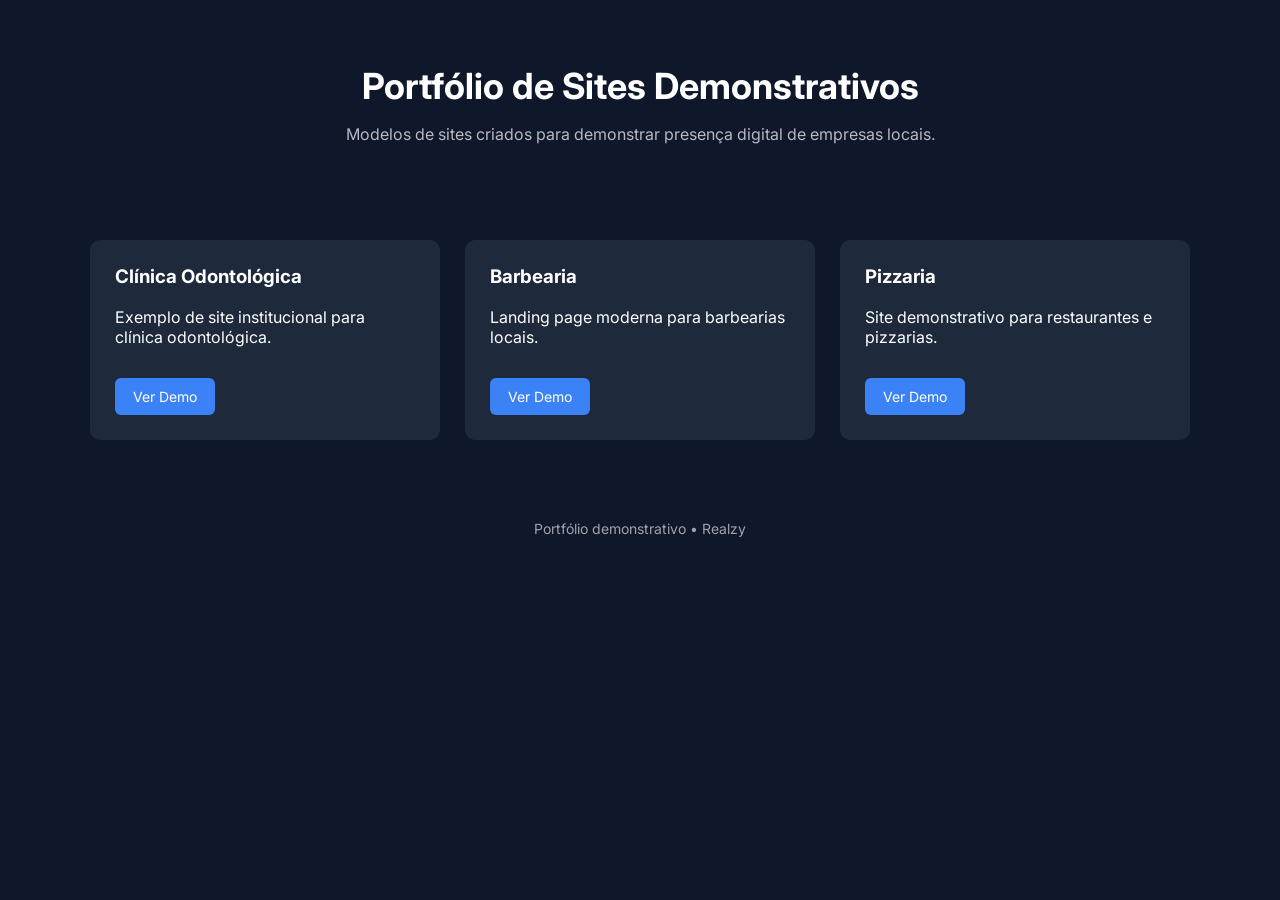
<file: index.html>
<!DOCTYPE html>
<html lang="pt-br">
<head>

<meta charset="UTF-8">
<meta name="viewport" content="width=device-width, initial-scale=1">

<title>Portfólio de Sites Demonstrativos</title>

<link href="https://fonts.googleapis.com/css2?family=Inter:wght@300;400;600&display=swap" rel="stylesheet">

<style>

body{
font-family:Inter, sans-serif;
background:#0f172a;
color:#fff;
margin:0;
}

header{
padding:40px 20px;
text-align:center;
}

header h1{
font-size:36px;
margin-bottom:10px;
}

header p{
opacity:.7;
}

.container{
max-width:1100px;
margin:auto;
padding:40px 20px;
}

.grid{
display:grid;
grid-template-columns:repeat(auto-fit,minmax(260px,1fr));
gap:25px;
}

.card{
background:#1e293b;
border-radius:10px;
padding:25px;
transition:.3s;
}

.card:hover{
transform:translateY(-5px);
background:#334155;
}

.card h3{
margin-top:0;
}

.btn{
display:inline-block;
margin-top:15px;
padding:10px 18px;
background:#3b82f6;
color:#fff;
text-decoration:none;
border-radius:6px;
font-size:14px;
}

footer{
text-align:center;
padding:40px;
opacity:.6;
font-size:14px;
}

</style>

</head>

<body>

<header>

<h1>Portfólio de Sites Demonstrativos</h1>

<p>
Modelos de sites criados para demonstrar presença digital de empresas locais.
</p>

</header>

<div class="container">

<div class="grid">

<div class="card">
<h3>Clínica Odontológica</h3>
<p>Exemplo de site institucional para clínica odontológica.</p>
<a class="btn" href="sites/t1/" target="_blank">Ver Demo</a>
</div>

<div class="card">
<h3>Barbearia</h3>
<p>Landing page moderna para barbearias locais.</p>
<a class="btn" href="sites/barbearia-demo/" target="_blank">Ver Demo</a>
</div>

<div class="card">
<h3>Pizzaria</h3>
<p>Site demonstrativo para restaurantes e pizzarias.</p>
<a class="btn" href="sites/pizzaria-demo/" target="_blank">Ver Demo</a>
</div>

</div>

</div>

<footer>

Portfólio demonstrativo • Realzy

</footer>

</body>
</html>
</file>
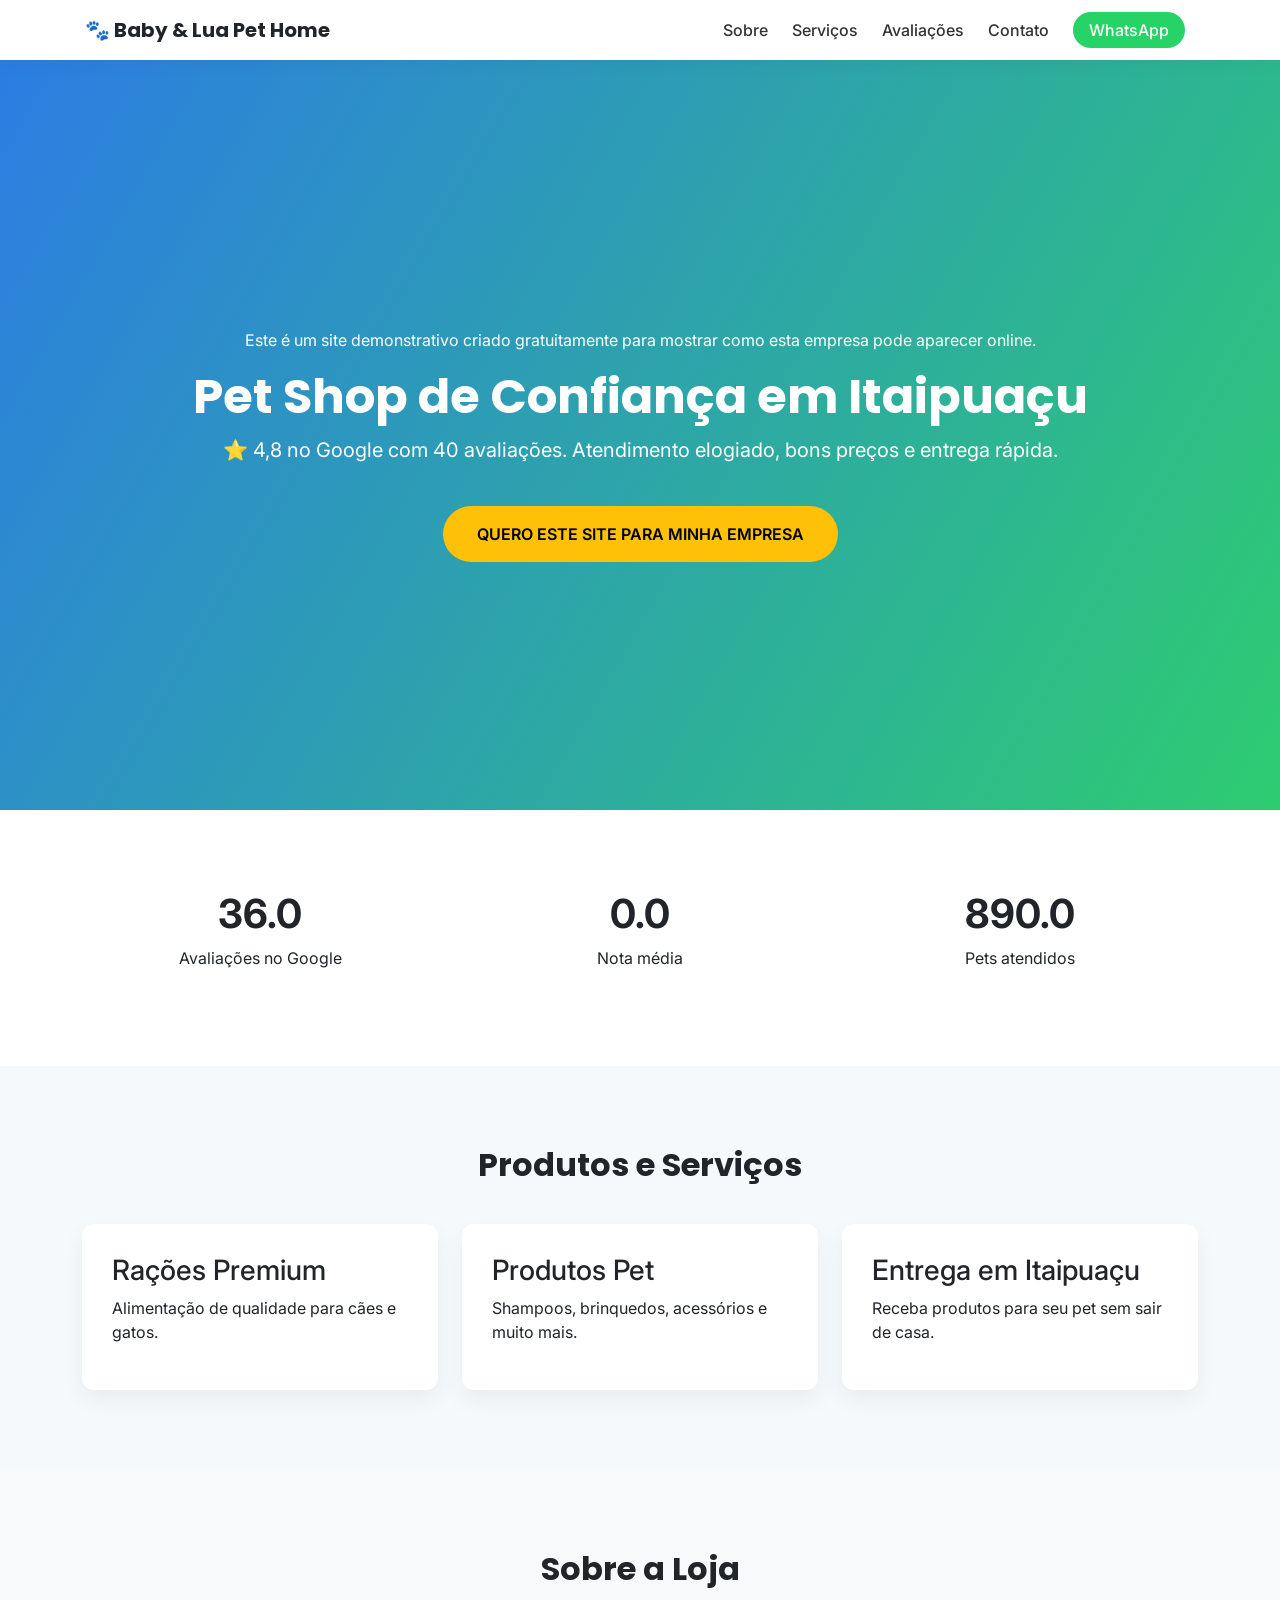
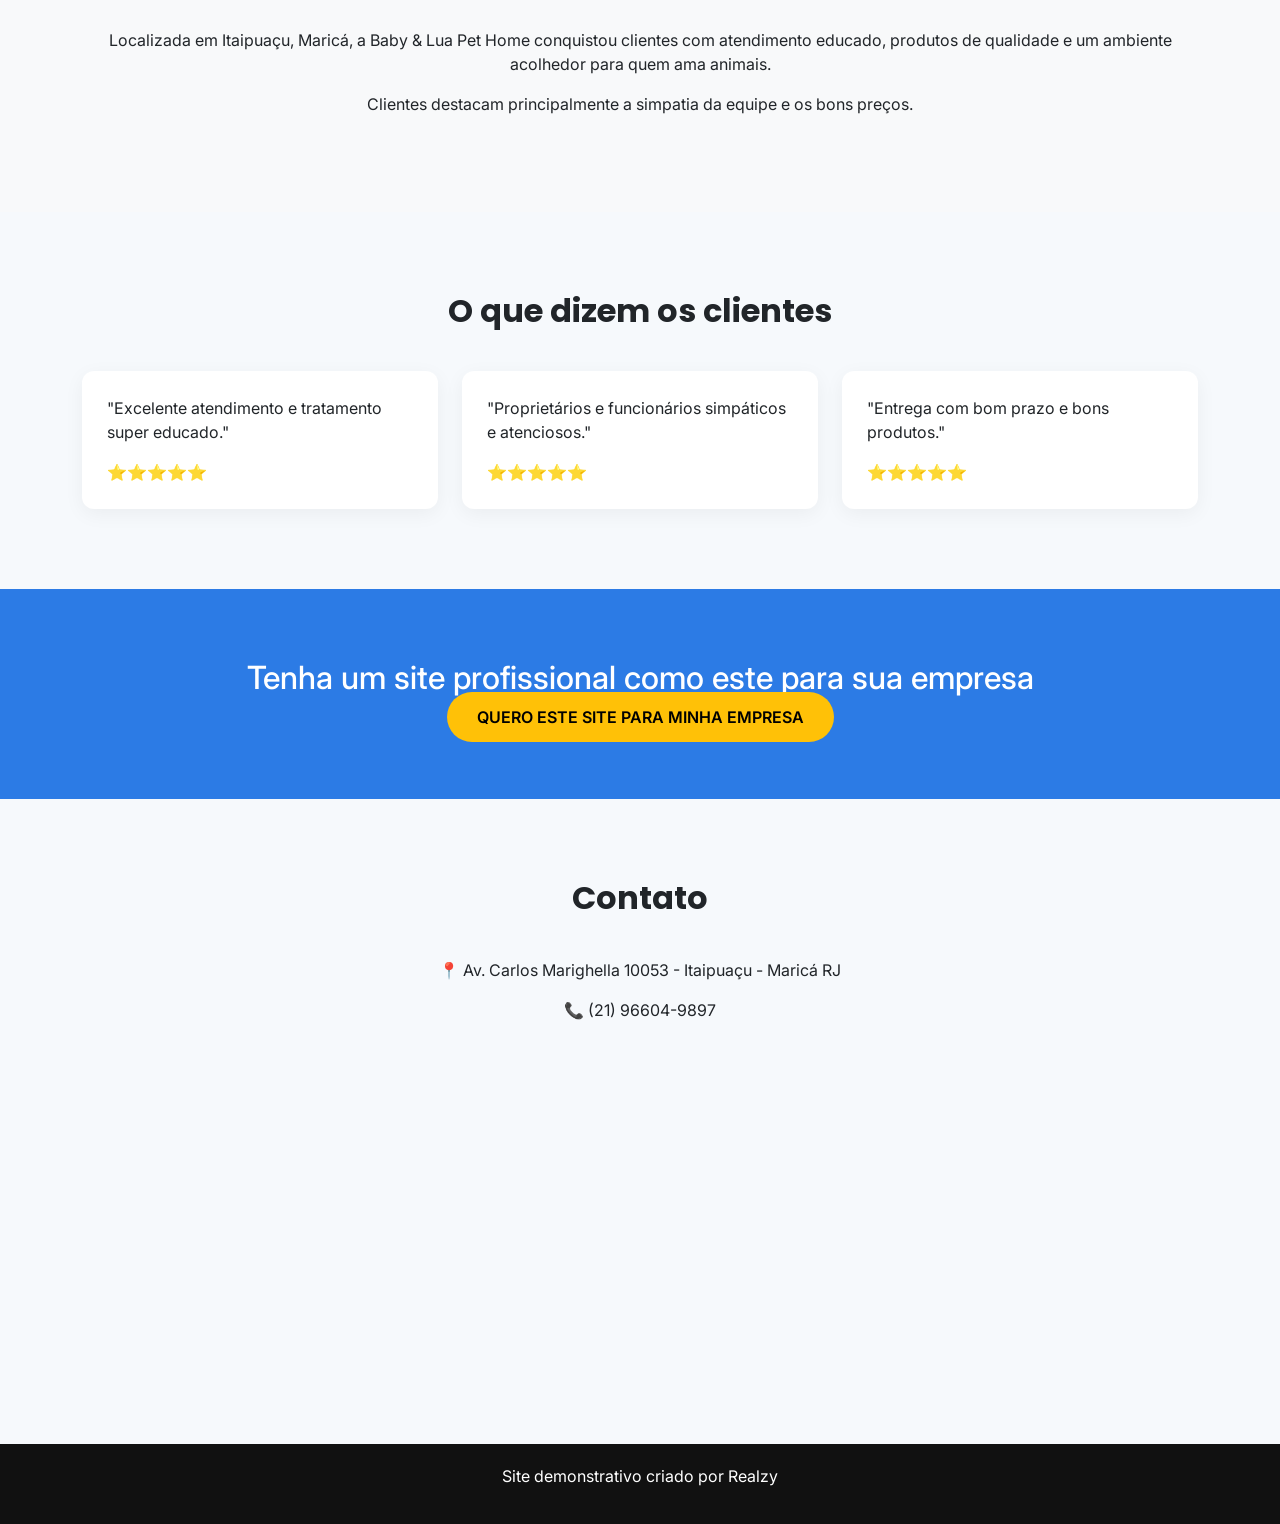
<file: baby-lua-pet-home/index.html>
<!DOCTYPE html>
<html lang="pt-br">
<head>
<meta charset="UTF-8">
<meta name="viewport" content="width=device-width, initial-scale=1.0">

<title>Pet Shop em Itaipuaçu Maricá | Baby & Lua Pet Home</title>

<meta name="description" content="Baby & Lua Pet Home é referência em pet shop em Itaipuaçu Maricá RJ. Produtos para cães e gatos, atendimento elogiado e entrega rápida.">

<link href="https://cdn.jsdelivr.net/npm/bootstrap@5.3.2/dist/css/bootstrap.min.css" rel="stylesheet">

<link href="https://fonts.googleapis.com/css2?family=Poppins:wght@400;600;700&family=Inter:wght@300;400;500&display=swap" rel="stylesheet">

<link rel="stylesheet" href="assets/css/style.css">

</head>

<body>

<header class="header">
<div class="container header-inner">

<div class="logo">
🐾 Baby & Lua Pet Home
</div>

<nav>
<a href="#sobre">Sobre</a>
<a href="#servicos">Serviços</a>
<a href="#avaliacoes">Avaliações</a>
<a href="#contato">Contato</a>

<a class="btn-whatsapp" href="https://wa.me/5521966049897">
WhatsApp
</a>
</nav>

</div>
</header>

<section class="hero">

<div class="overlay"></div>

<div class="container hero-content">

<p class="demo">
Este é um site demonstrativo criado gratuitamente para mostrar como esta empresa pode aparecer online.
</p>

<h1>
Pet Shop de Confiança em Itaipuaçu
</h1>

<p class="hero-sub">
⭐ 4,8 no Google com 40 avaliações.
Atendimento elogiado, bons preços e entrega rápida.
</p>

<a class="cta-main" href="https://wa.me/5521966049897">
QUERO ESTE SITE PARA MINHA EMPRESA
</a>

</div>

</section>

<section class="stats">

<div class="container">

<div class="row text-center">

<div class="col-md-4 stat">
<h2 class="counter" data-target="40">0</h2>
<p>Avaliações no Google</p>
</div>

<div class="col-md-4 stat">
<h2 class="counter" data-target="4.8">0</h2>
<p>Nota média</p>
</div>

<div class="col-md-4 stat">
<h2 class="counter" data-target="1000">0</h2>
<p>Pets atendidos</p>
</div>

</div>

</div>

</section>

<section id="servicos" class="servicos">

<div class="container">

<h2 class="section-title">
Produtos e Serviços
</h2>

<div class="row">

<div class="col-md-4">
<div class="service-card">
<h3>Rações Premium</h3>
<p>Alimentação de qualidade para cães e gatos.</p>
</div>
</div>

<div class="col-md-4">
<div class="service-card">
<h3>Produtos Pet</h3>
<p>Shampoos, brinquedos, acessórios e muito mais.</p>
</div>
</div>

<div class="col-md-4">
<div class="service-card">
<h3>Entrega em Itaipuaçu</h3>
<p>Receba produtos para seu pet sem sair de casa.</p>
</div>
</div>

</div>

</div>

</section>

<section id="sobre" class="sobre">

<div class="container">

<h2 class="section-title">Sobre a Loja</h2>

<p>
Localizada em Itaipuaçu, Maricá, a Baby & Lua Pet Home conquistou clientes
com atendimento educado, produtos de qualidade e um ambiente acolhedor
para quem ama animais.
</p>

<p>
Clientes destacam principalmente a simpatia da equipe e os bons preços.
</p>

</div>

</section>

<section id="avaliacoes" class="avaliacoes">

<div class="container">

<h2 class="section-title">
O que dizem os clientes
</h2>

<div class="row">

<div class="col-md-4">
<div class="review">
<p>
"Excelente atendimento e tratamento super educado."
</p>
<span>⭐⭐⭐⭐⭐</span>
</div>
</div>

<div class="col-md-4">
<div class="review">
<p>
"Proprietários e funcionários simpáticos e atenciosos."
</p>
<span>⭐⭐⭐⭐⭐</span>
</div>
</div>

<div class="col-md-4">
<div class="review">
<p>
"Entrega com bom prazo e bons produtos."
</p>
<span>⭐⭐⭐⭐⭐</span>
</div>
</div>

</div>

</div>

</section>

<section class="cta-section">

<h2>
Tenha um site profissional como este para sua empresa
</h2>

<a href="https://wa.me/5521966049897">
QUERO ESTE SITE PARA MINHA EMPRESA
</a>

</section>

<section id="contato" class="contato">

<div class="container">

<h2 class="section-title">
Contato
</h2>

<p>📍 Av. Carlos Marighella 10053 - Itaipuaçu - Maricá RJ</p>
<p>📞 (21) 96604-9897</p>

<iframe src="https://maps.google.com/maps?q=Av%20Carlos%20Marighella%2010053%20Itaipuaçu&t=&z=15&ie=UTF8&iwloc=&output=embed"></iframe>

</div>

</section>

<footer>

<p>
Site demonstrativo criado por Realzy
</p>

</footer>

<script src="assets/js/script.js"></script>

</body>
</html>
</file>
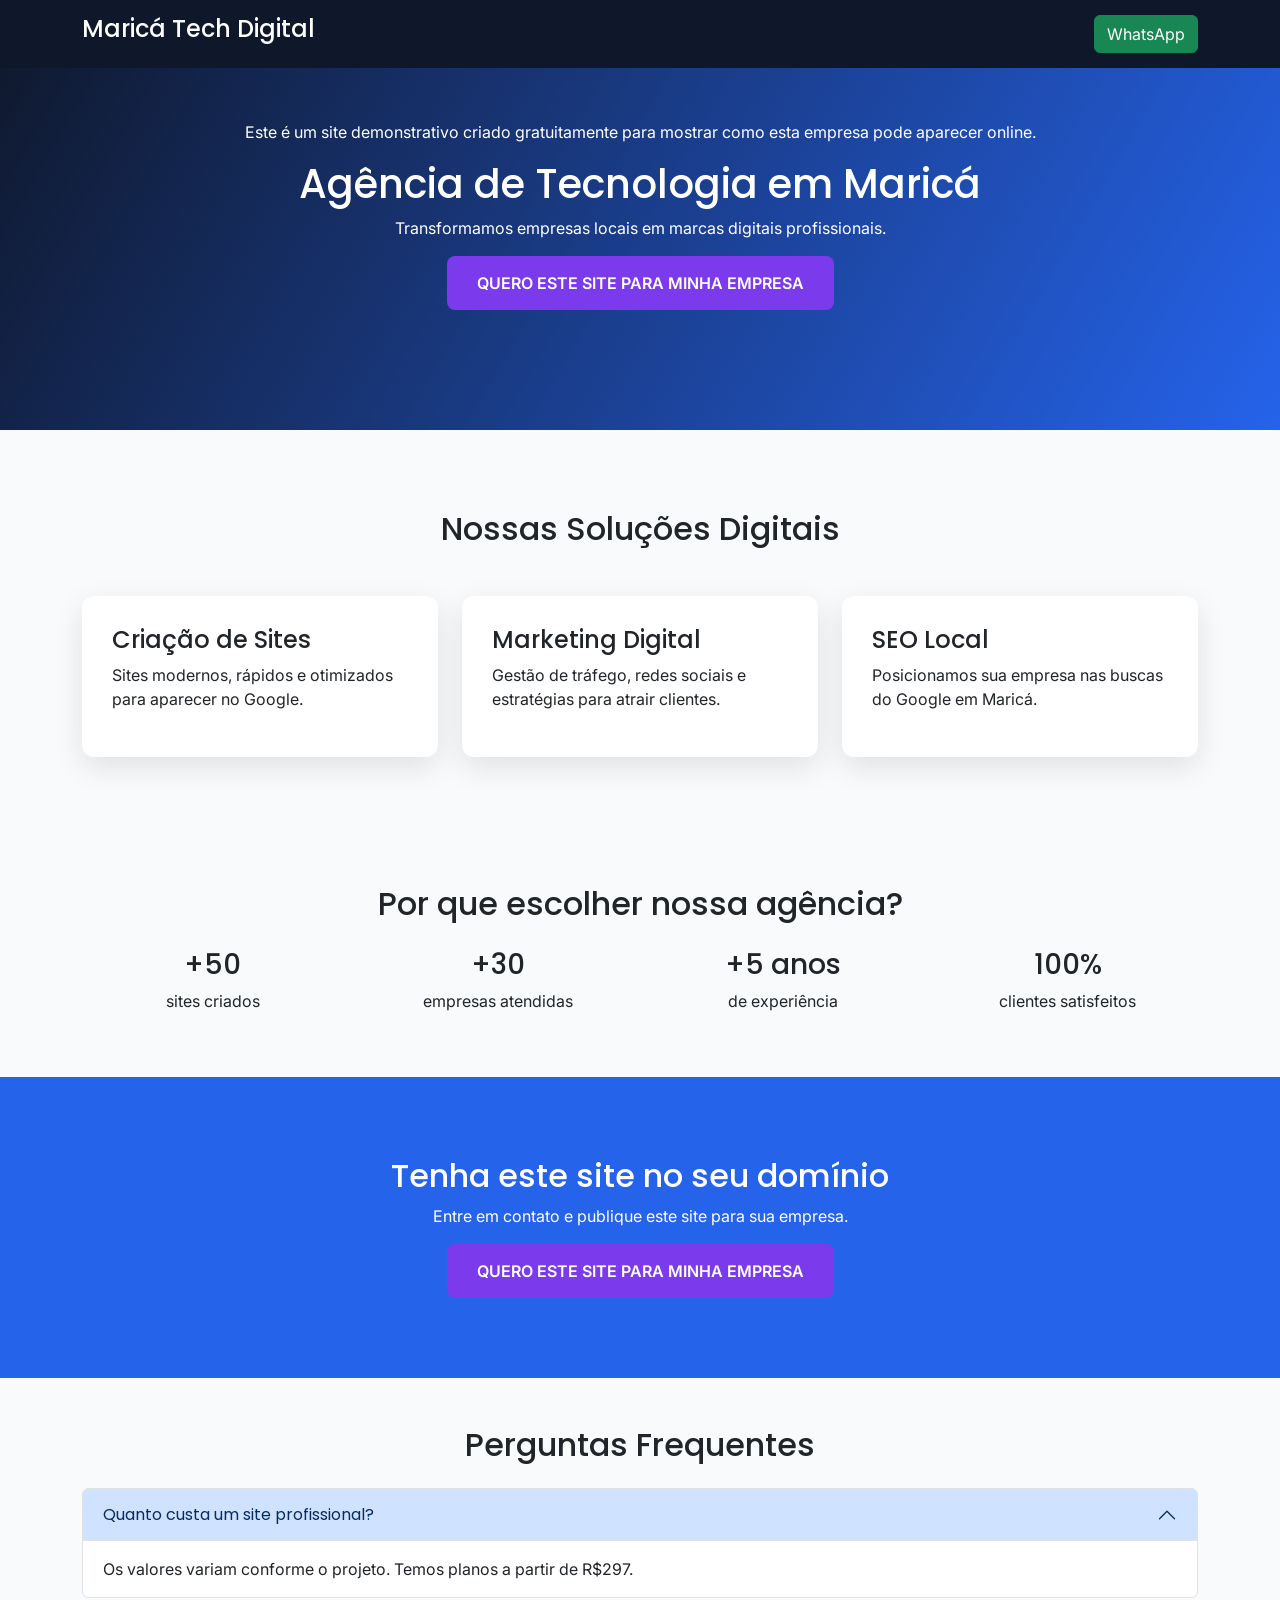
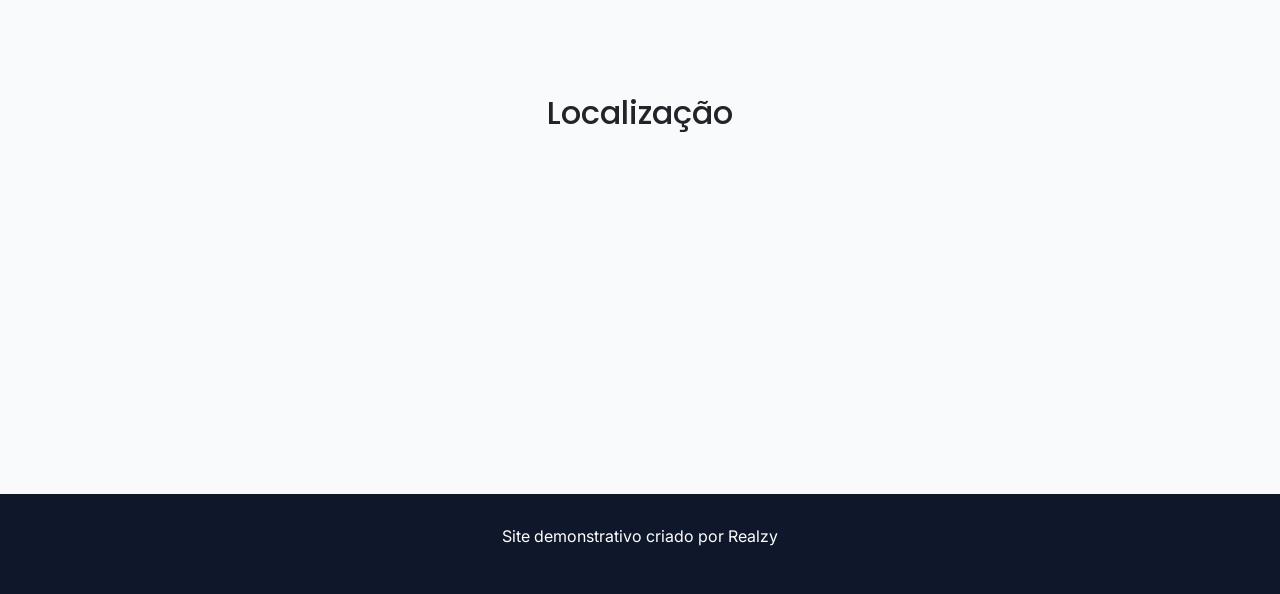
<file: t1/index.html>
<!DOCTYPE html>
<html lang="pt-br">
<head>

<meta charset="UTF-8">
<meta name="viewport" content="width=device-width, initial-scale=1">

<title>Agência de Tecnologia em Maricá RJ | Maricá Tech Digital</title>

<meta name="description" content="Criação de sites profissionais, marketing digital e soluções tecnológicas para empresas em Maricá RJ.">

<link href="https://cdn.jsdelivr.net/npm/bootstrap@5.3.2/dist/css/bootstrap.min.css" rel="stylesheet">

<link href="https://fonts.googleapis.com/css2?family=Poppins:wght@400;600;700&family=Inter:wght@400;500&display=swap" rel="stylesheet">

<style>

body{
font-family: 'Inter', sans-serif;
background:#f8fafc;
}

h1,h2,h3,h4{
font-family:'Poppins', sans-serif;
}

header{
background:#0f172a;
padding:15px;
}

.hero{
background: linear-gradient(120deg,#0f172a,#2563eb);
color:white;
padding:120px 0;
}

.btn-main{
background:#7c3aed;
color:white;
padding:15px 30px;
border-radius:8px;
font-weight:600;
text-decoration:none;
display:inline-block;
}

.services{
padding:80px 0;
}

.service-card{
background:white;
padding:30px;
border-radius:12px;
box-shadow:0 10px 30px rgba(0,0,0,0.1);
transition:0.3s;
}

.service-card:hover{
transform:translateY(-5px);
}

.cta{
background:#2563eb;
color:white;
padding:80px 0;
text-align:center;
}

footer{
background:#0f172a;
color:white;
padding:30px;
text-align:center;
}

</style>

</head>

<body>

<header class="fixed-top">
<div class="container d-flex justify-content-between text-white">

<h4>Maricá Tech Digital</h4>

<a href="https://wa.me/5500000000000" class="btn btn-success">WhatsApp</a>

</div>
</header>

<section class="hero text-center">

<div class="container">

<p>Este é um site demonstrativo criado gratuitamente para mostrar como esta empresa pode aparecer online.</p>

<h1>Agência de Tecnologia em Maricá</h1>

<p>Transformamos empresas locais em marcas digitais profissionais.</p>

<a href="https://wa.me/5500000000000" class="btn-main">
QUERO ESTE SITE PARA MINHA EMPRESA
</a>

</div>

</section>

<section class="services">

<div class="container">

<h2 class="text-center mb-5">Nossas Soluções Digitais</h2>

<div class="row g-4">

<div class="col-md-4">
<div class="service-card">

<h4>Criação de Sites</h4>

<p>Sites modernos, rápidos e otimizados para aparecer no Google.</p>

</div>
</div>

<div class="col-md-4">
<div class="service-card">

<h4>Marketing Digital</h4>

<p>Gestão de tráfego, redes sociais e estratégias para atrair clientes.</p>

</div>
</div>

<div class="col-md-4">
<div class="service-card">

<h4>SEO Local</h4>

<p>Posicionamos sua empresa nas buscas do Google em Maricá.</p>

</div>
</div>

</div>

</div>

</section>

<section class="container py-5">

<h2 class="text-center mb-4">Por que escolher nossa agência?</h2>

<div class="row text-center">

<div class="col-md-3">
<h3>+50</h3>
<p>sites criados</p>
</div>

<div class="col-md-3">
<h3>+30</h3>
<p>empresas atendidas</p>
</div>

<div class="col-md-3">
<h3>+5 anos</h3>
<p>de experiência</p>
</div>

<div class="col-md-3">
<h3>100%</h3>
<p>clientes satisfeitos</p>
</div>

</div>

</section>

<section class="cta">

<h2>Tenha este site no seu domínio</h2>

<p>Entre em contato e publique este site para sua empresa.</p>

<a href="https://wa.me/5500000000000" class="btn-main">
QUERO ESTE SITE PARA MINHA EMPRESA
</a>

</section>

<section class="container py-5">

<h2 class="text-center mb-4">Perguntas Frequentes</h2>

<div class="accordion">

<div class="accordion-item">
<h2 class="accordion-header">

<button class="accordion-button" data-bs-toggle="collapse" data-bs-target="#faq1">

Quanto custa um site profissional?

</button>

</h2>

<div id="faq1" class="accordion-collapse collapse show">

<div class="accordion-body">
Os valores variam conforme o projeto. Temos planos a partir de R$297.
</div>

</div>
</div>

</div>

</section>

<section class="container py-5 text-center">

<h2>Localização</h2>

<iframe src="https://maps.google.com/maps?q=marica%20rj&t=&z=13&ie=UTF8&iwloc=&output=embed"
width="100%" height="300"></iframe>

</section>

<footer>

<p>Site demonstrativo criado por Realzy</p>

</footer>

<script src="https://cdn.jsdelivr.net/npm/bootstrap@5.3.2/dist/js/bootstrap.bundle.min.js"></script>

</body>
</html>
</file>
<file: baby-lua-pet-home/assets/css/style.css>
body{
font-family:'Inter',sans-serif;
background:#f6f9fc;
margin:0;
}

.header{
background:white;
position:fixed;
width:100%;
top:0;
z-index:1000;
box-shadow:0 2px 20px rgba(0,0,0,0.05);
}

.header-inner{
display:flex;
justify-content:space-between;
align-items:center;
padding:15px;
}

.logo{
font-family:'Poppins';
font-weight:700;
font-size:20px;
}

nav a{
margin:0 10px;
text-decoration:none;
color:#333;
font-weight:500;
}

.btn-whatsapp{
background:#25D366;
color:white;
padding:8px 16px;
border-radius:20px;
}

.hero{
height:90vh;
background:linear-gradient(120deg,#2C7BE5,#2ECC71);
display:flex;
align-items:center;
justify-content:center;
text-align:center;
color:white;
position:relative;
padding-top:80px;
}

.hero h1{
font-size:48px;
font-family:'Poppins';
font-weight:700;
}

.hero-sub{
font-size:20px;
margin-top:10px;
}

.cta-main{
background:#FFC107;
color:#000;
padding:16px 34px;
border-radius:40px;
font-weight:600;
display:inline-block;
margin-top:25px;
text-decoration:none;
}

.stats{
padding:80px 0;
background:white;
}

.stat h2{
font-size:40px;
font-weight:700;
}

.section-title{
text-align:center;
margin-bottom:40px;
font-family:'Poppins';
font-weight:700;
}

.servicos{
padding:80px 0;
}

.service-card{
background:white;
padding:30px;
border-radius:12px;
box-shadow:0 10px 25px rgba(0,0,0,0.05);
transition:0.3s;
}

.service-card:hover{
transform:translateY(-8px);
}

.sobre{
padding:80px 0;
background:#f8f9fa;
text-align:center;
}

.avaliacoes{
padding:80px 0;
}

.review{
background:white;
padding:25px;
border-radius:12px;
box-shadow:0 5px 20px rgba(0,0,0,0.05);
}

.cta-section{
background:#2C7BE5;
color:white;
text-align:center;
padding:70px 20px;
}

.cta-section a{
background:#FFC107;
padding:15px 30px;
border-radius:30px;
color:#000;
font-weight:600;
text-decoration:none;
}

.contato{
padding:80px 0;
text-align:center;
}

iframe{
width:100%;
height:300px;
border:0;
margin-top:20px;
}

footer{
background:#111;
color:white;
text-align:center;
padding:20px;
}
</file>
